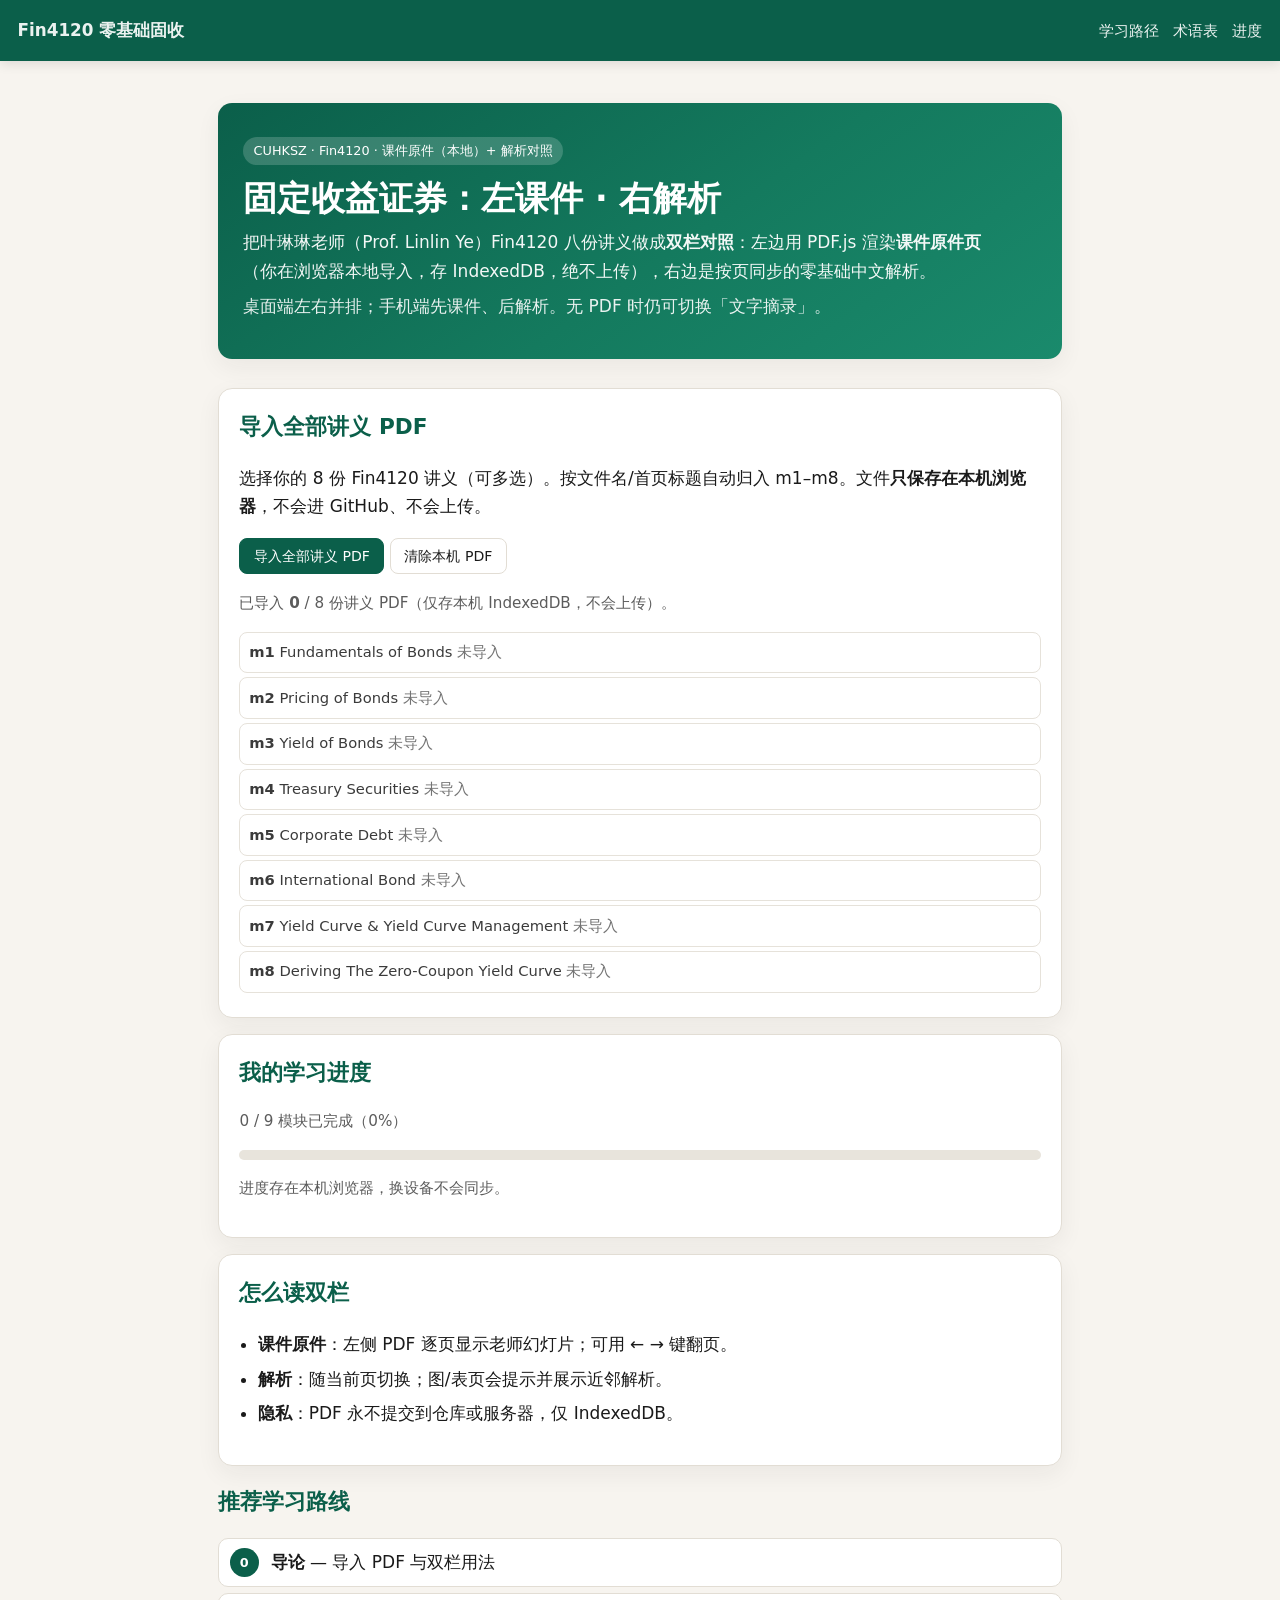
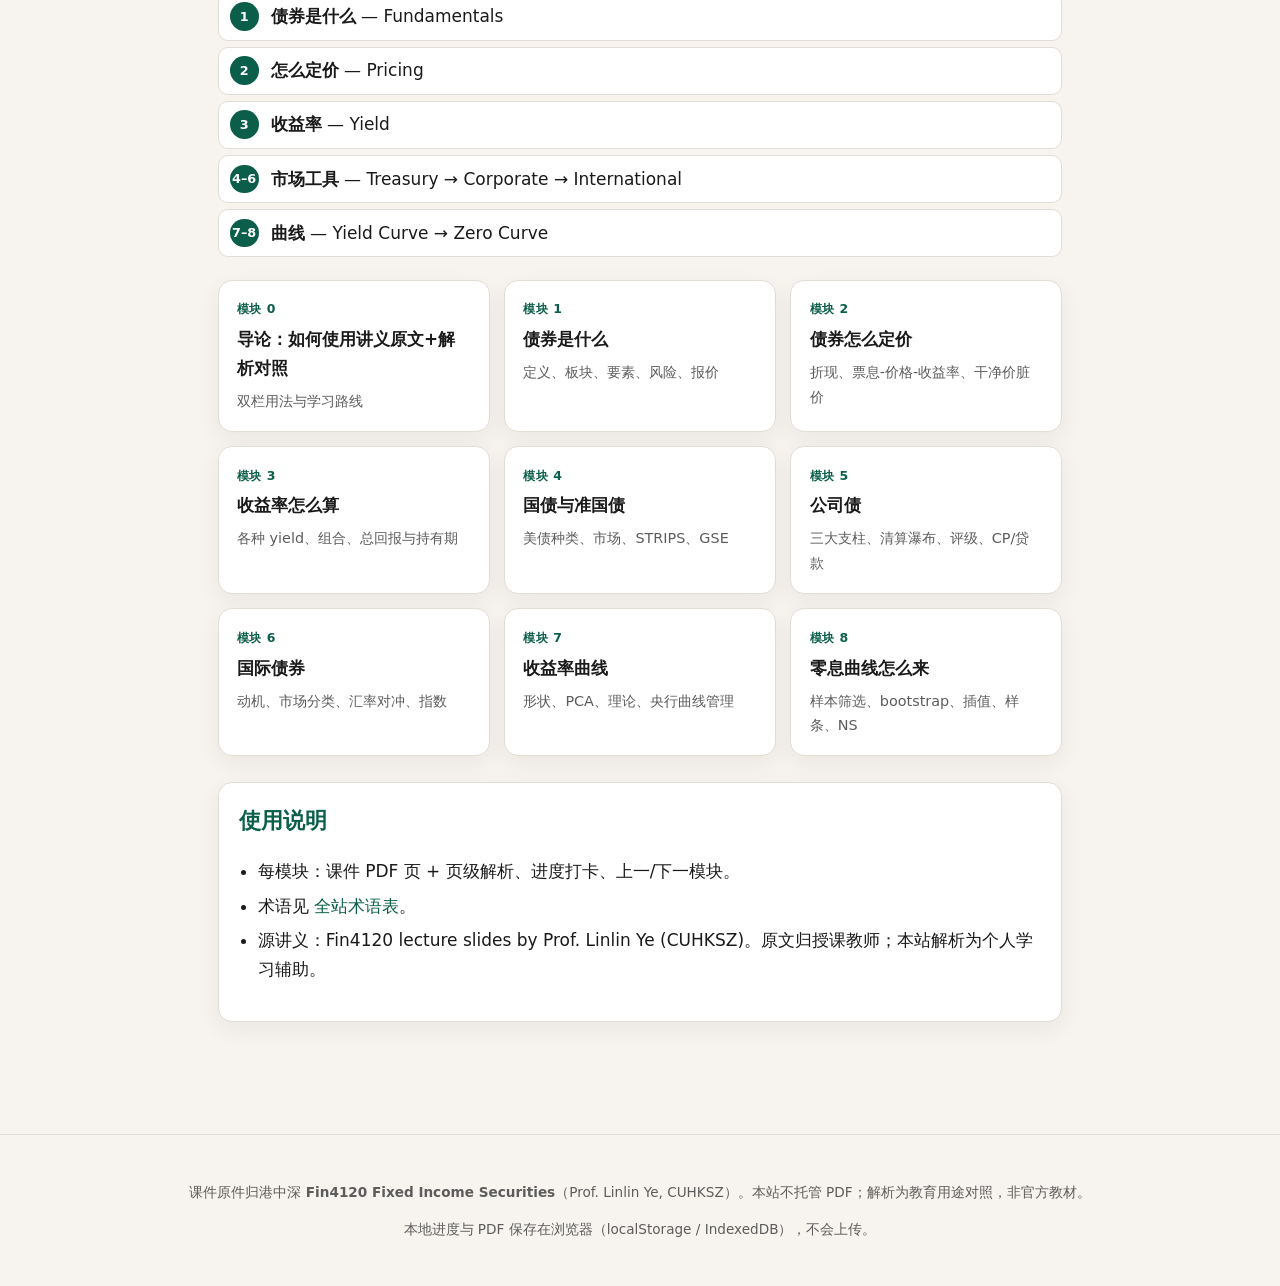
<file: index.html>
<!DOCTYPE html>
<html lang="zh-CN">
<head>
<meta charset="utf-8">
<meta name="viewport" content="width=device-width, initial-scale=1">
<title>学习路径 · Fin4120 零基础学习站</title>
<link rel="stylesheet" href="assets/style.css">
</head>
<body data-assets-base="assets">
<header class="site">
  <div class="inner">
    <a class="brand" href="index.html">Fin4120 零基础固收</a>
    <nav>
      <a href="index.html">学习路径</a>
      <a href="glossary.html">术语表</a>
      <a href="index.html#progress">进度</a>
    </nav>
  </div>
</header>

<div class="wrap">
  <section class="hero">
    <div class="badge">CUHKSZ · Fin4120 · 课件原件（本地）+ 解析对照</div>
    <h1>固定收益证券：左课件 · 右解析</h1>
    <p>把叶琳琳老师（Prof. Linlin Ye）Fin4120 八份讲义做成<strong>双栏对照</strong>：左边用 PDF.js 渲染<strong>课件原件页</strong>（你在浏览器本地导入，存 IndexedDB，绝不上传），右边是按页同步的零基础中文解析。</p>
    <p style="opacity:.9">桌面端左右并排；手机端先课件、后解析。无 PDF 时仍可切换「文字摘录」。</p>
  </section>

  <div class="card">
    <h2>导入全部讲义 PDF</h2>
    <p>选择你的 8 份 Fin4120 讲义（可多选）。按文件名/首页标题自动归入 m1–m8。文件<strong>只保存在本机浏览器</strong>，不会进 GitHub、不会上传。</p>
    <p>
      <button type="button" class="btn accent" data-import-pdfs>导入全部讲义 PDF</button>
      <button type="button" class="btn ghost" data-clear-pdfs>清除本机 PDF</button>
    </p>
    <p class="muted tiny" id="import-live"></p>
    <div id="import-status"><p class="muted">读取中…</p></div>
  </div>

  <div class="card">
    <h2 id="progress">我的学习进度</h2>
    <p class="muted" data-progress-text>0 / 9 模块已完成（0%）</p>
    <div class="progress-bar-wrap"><div class="progress-bar" data-progress-bar></div></div>
    <p class="muted">进度存在本机浏览器，换设备不会同步。</p>
  </div>

  <div class="card">
    <h2>怎么读双栏</h2>
    <ul class="clean">
      <li><strong>课件原件</strong>：左侧 PDF 逐页显示老师幻灯片；可用 ← → 键翻页。</li>
      <li><strong>解析</strong>：随当前页切换；图/表页会提示并展示近邻解析。</li>
      <li><strong>隐私</strong>：PDF 永不提交到仓库或服务器，仅 IndexedDB。</li>
    </ul>
  </div>

  <h2>推荐学习路线</h2>
  <div class="road">
    <div class="step"><span class="n">0</span><div><strong>导论</strong> — 导入 PDF 与双栏用法</div></div>
    <div class="step"><span class="n">1</span><div><strong>债券是什么</strong> — Fundamentals</div></div>
    <div class="step"><span class="n">2</span><div><strong>怎么定价</strong> — Pricing</div></div>
    <div class="step"><span class="n">3</span><div><strong>收益率</strong> — Yield</div></div>
    <div class="step"><span class="n">4–6</span><div><strong>市场工具</strong> — Treasury → Corporate → International</div></div>
    <div class="step"><span class="n">7–8</span><div><strong>曲线</strong> — Yield Curve → Zero Curve</div></div>
  </div>

  <div class="grid" style="margin-top:1.4rem">
<a class="mod-card" data-mod-card="m0" href="modules/m0.html">
  <div class="num">模块 0 <span data-done-mark="m0"></span></div>
  <h3>导论：如何使用讲义原文+解析对照</h3>
  <p>双栏用法与学习路线</p>
</a><a class="mod-card" data-mod-card="m1" href="modules/m1.html">
  <div class="num">模块 1 <span data-done-mark="m1"></span></div>
  <h3>债券是什么</h3>
  <p>定义、板块、要素、风险、报价</p>
</a><a class="mod-card" data-mod-card="m2" href="modules/m2.html">
  <div class="num">模块 2 <span data-done-mark="m2"></span></div>
  <h3>债券怎么定价</h3>
  <p>折现、票息-价格-收益率、干净价脏价</p>
</a><a class="mod-card" data-mod-card="m3" href="modules/m3.html">
  <div class="num">模块 3 <span data-done-mark="m3"></span></div>
  <h3>收益率怎么算</h3>
  <p>各种 yield、组合、总回报与持有期</p>
</a><a class="mod-card" data-mod-card="m4" href="modules/m4.html">
  <div class="num">模块 4 <span data-done-mark="m4"></span></div>
  <h3>国债与准国债</h3>
  <p>美债种类、市场、STRIPS、GSE</p>
</a><a class="mod-card" data-mod-card="m5" href="modules/m5.html">
  <div class="num">模块 5 <span data-done-mark="m5"></span></div>
  <h3>公司债</h3>
  <p>三大支柱、清算瀑布、评级、CP/贷款</p>
</a><a class="mod-card" data-mod-card="m6" href="modules/m6.html">
  <div class="num">模块 6 <span data-done-mark="m6"></span></div>
  <h3>国际债券</h3>
  <p>动机、市场分类、汇率对冲、指数</p>
</a><a class="mod-card" data-mod-card="m7" href="modules/m7.html">
  <div class="num">模块 7 <span data-done-mark="m7"></span></div>
  <h3>收益率曲线</h3>
  <p>形状、PCA、理论、央行曲线管理</p>
</a><a class="mod-card" data-mod-card="m8" href="modules/m8.html">
  <div class="num">模块 8 <span data-done-mark="m8"></span></div>
  <h3>零息曲线怎么来</h3>
  <p>样本筛选、bootstrap、插值、样条、NS</p>
</a>
  </div>

  <div class="card" style="margin-top:1.6rem">
    <h2>使用说明</h2>
    <ul class="clean">
      <li>每模块：课件 PDF 页 + 页级解析、进度打卡、上一/下一模块。</li>
      <li>术语见 <a href="glossary.html">全站术语表</a>。</li>
      <li>源讲义：Fin4120 lecture slides by Prof. Linlin Ye (CUHKSZ)。原文归授课教师；本站解析为个人学习辅助。</li>
    </ul>
  </div>
</div>

<footer class="site">
  <p>课件原件归港中深 <strong>Fin4120 Fixed Income Securities</strong>（Prof. Linlin Ye, CUHKSZ）。本站不托管 PDF；解析为教育用途对照，非官方教材。</p>
  <p>本地进度与 PDF 保存在浏览器（localStorage / IndexedDB），不会上传。</p>
</footer>
<script src="assets/app.js"></script>
<script src="assets/idb-slides.js"></script>
<script src="assets/pdf-viewer.js"></script>
</body>
</html>
</file>
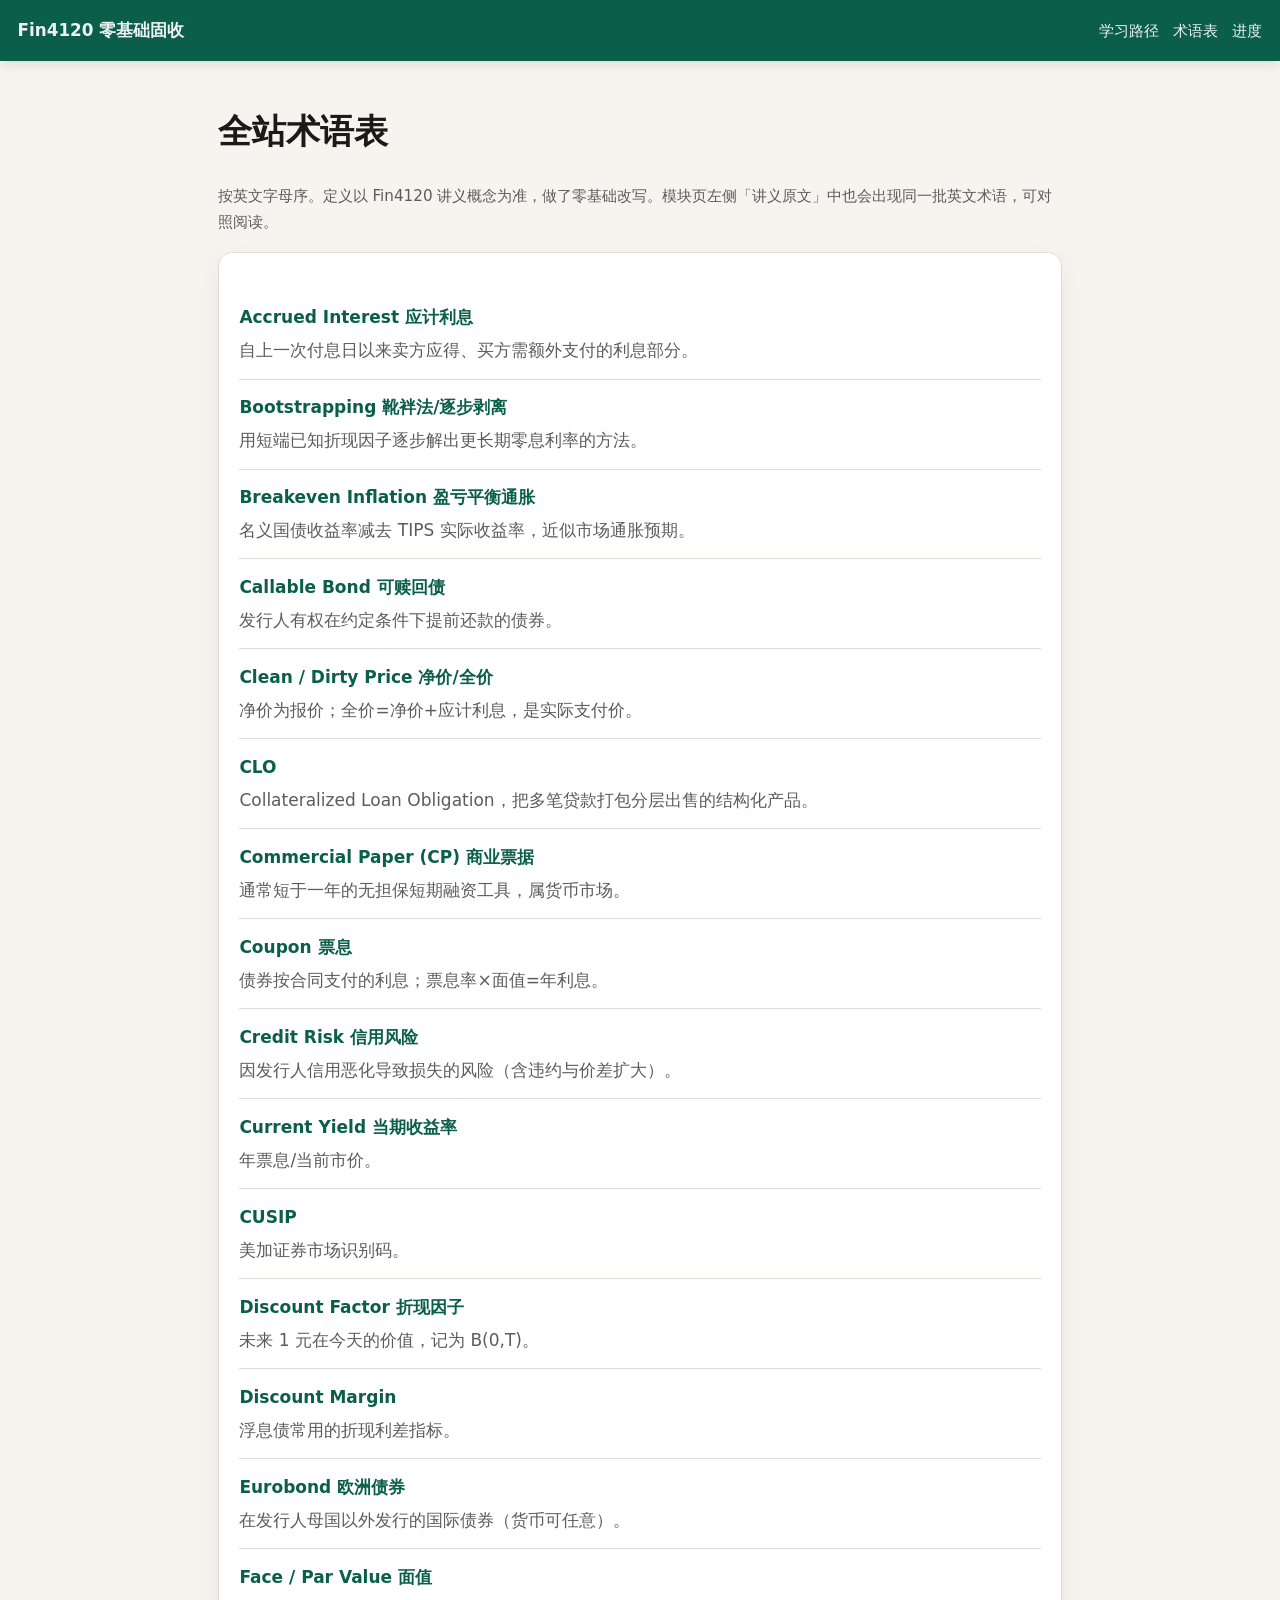
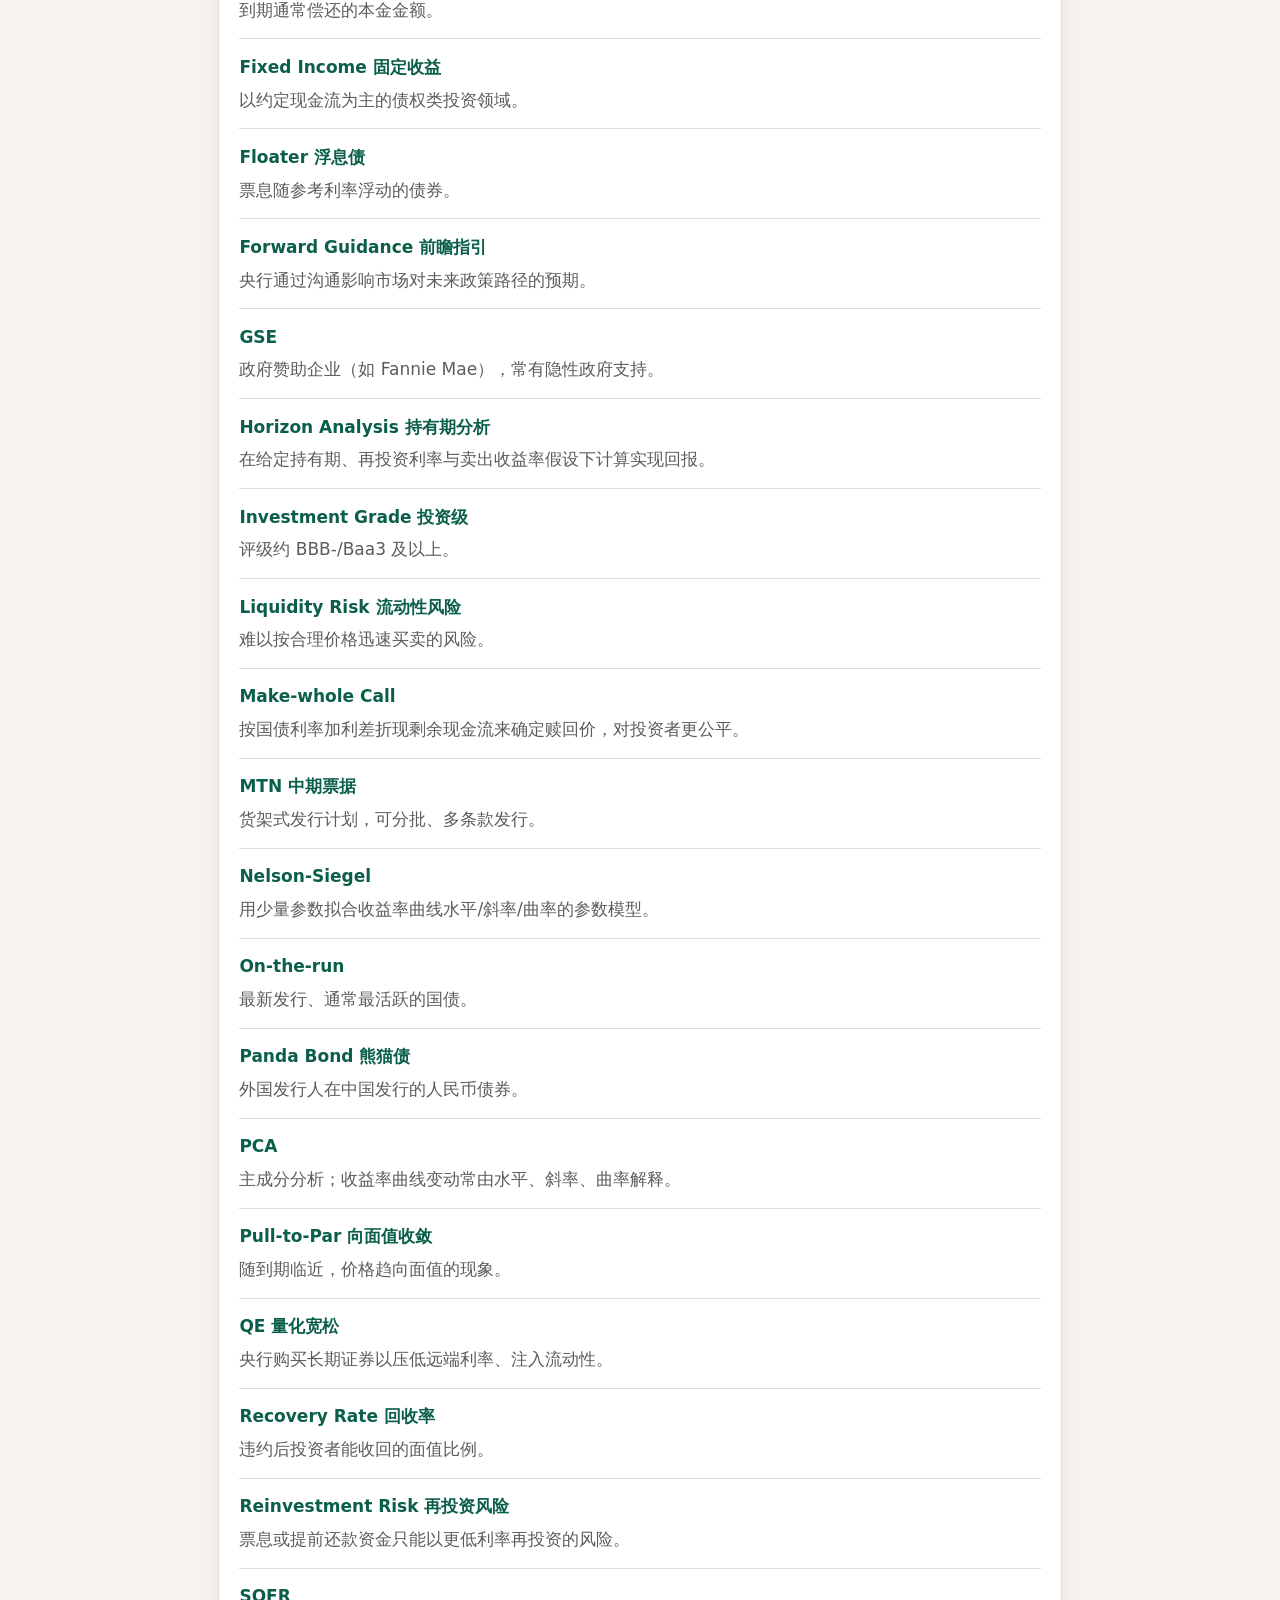
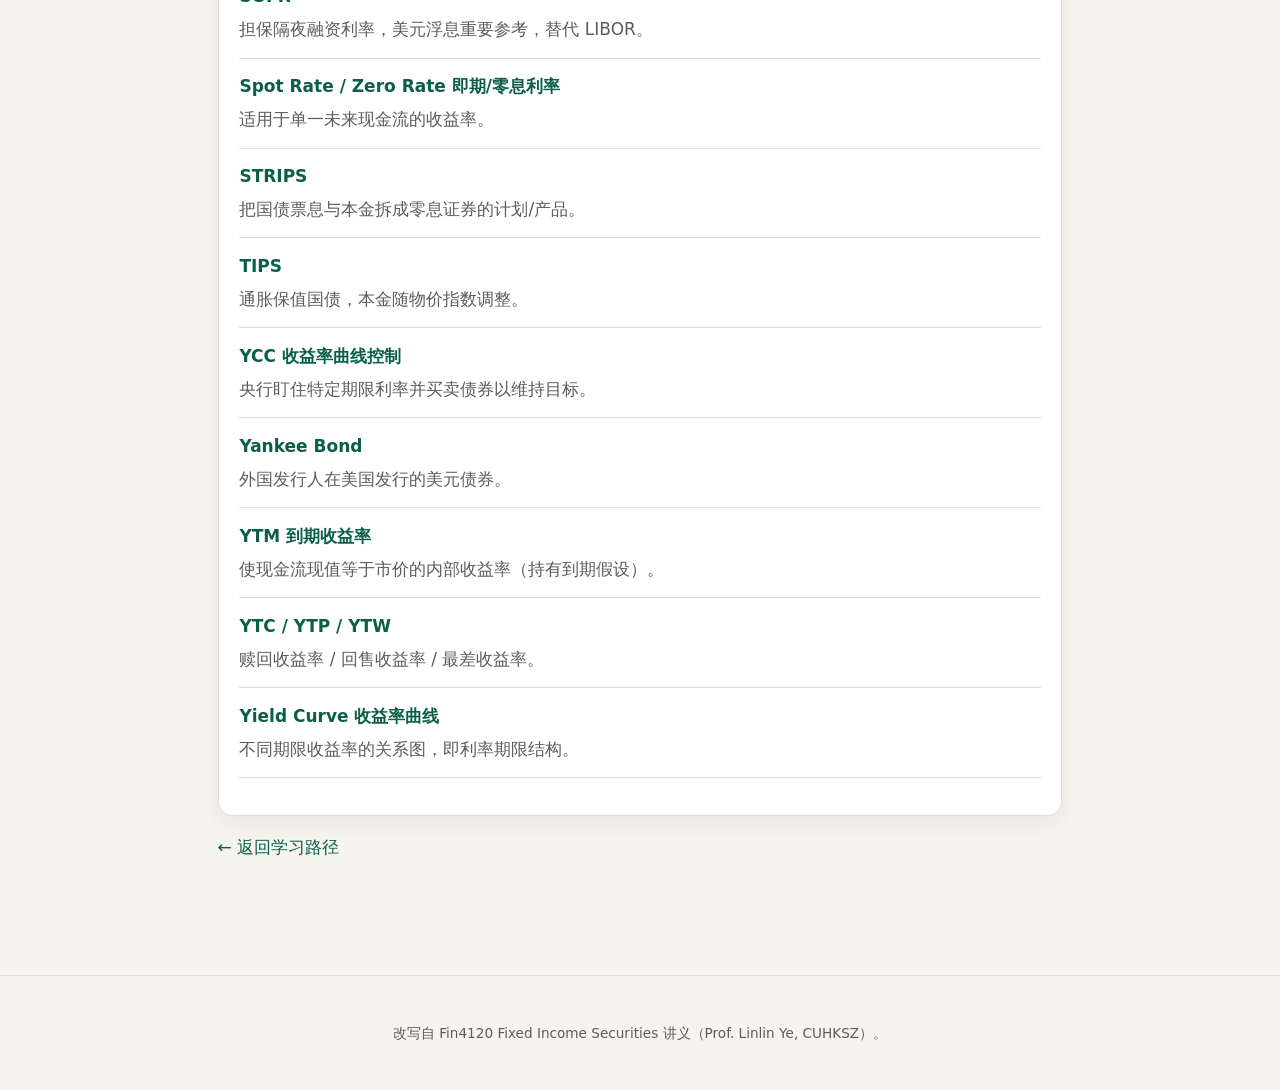
<file: glossary.html>
<!DOCTYPE html>
<html lang="zh-CN">
<head>
<meta charset="utf-8">
<meta name="viewport" content="width=device-width, initial-scale=1">
<title>术语表 · Fin4120 零基础学习站</title>
<link rel="stylesheet" href="assets/style.css">
</head>
<body>
<header class="site">
  <div class="inner">
    <a class="brand" href="index.html">Fin4120 零基础固收</a>
    <nav>
      <a href="index.html">学习路径</a>
      <a href="glossary.html">术语表</a>
      <a href="index.html#progress">进度</a>
    </nav>
  </div>
</header>
<div class="wrap">
  <h1>全站术语表</h1>
  <p class="muted">按英文字母序。定义以 Fin4120 讲义概念为准，做了零基础改写。模块页左侧「讲义原文」中也会出现同一批英文术语，可对照阅读。</p>
  <div class="card">
    <dl>
    <div class="glossary-item"><dt>Accrued Interest 应计利息</dt><dd>自上一次付息日以来卖方应得、买方需额外支付的利息部分。</dd></div>
<div class="glossary-item"><dt>Bootstrapping 靴袢法/逐步剥离</dt><dd>用短端已知折现因子逐步解出更长期零息利率的方法。</dd></div>
<div class="glossary-item"><dt>Breakeven Inflation 盈亏平衡通胀</dt><dd>名义国债收益率减去 TIPS 实际收益率，近似市场通胀预期。</dd></div>
<div class="glossary-item"><dt>Callable Bond 可赎回债</dt><dd>发行人有权在约定条件下提前还款的债券。</dd></div>
<div class="glossary-item"><dt>Clean / Dirty Price 净价/全价</dt><dd>净价为报价；全价=净价+应计利息，是实际支付价。</dd></div>
<div class="glossary-item"><dt>CLO</dt><dd>Collateralized Loan Obligation，把多笔贷款打包分层出售的结构化产品。</dd></div>
<div class="glossary-item"><dt>Commercial Paper (CP) 商业票据</dt><dd>通常短于一年的无担保短期融资工具，属货币市场。</dd></div>
<div class="glossary-item"><dt>Coupon 票息</dt><dd>债券按合同支付的利息；票息率×面值=年利息。</dd></div>
<div class="glossary-item"><dt>Credit Risk 信用风险</dt><dd>因发行人信用恶化导致损失的风险（含违约与价差扩大）。</dd></div>
<div class="glossary-item"><dt>Current Yield 当期收益率</dt><dd>年票息/当前市价。</dd></div>
<div class="glossary-item"><dt>CUSIP</dt><dd>美加证券市场识别码。</dd></div>
<div class="glossary-item"><dt>Discount Factor 折现因子</dt><dd>未来 1 元在今天的价值，记为 B(0,T)。</dd></div>
<div class="glossary-item"><dt>Discount Margin</dt><dd>浮息债常用的折现利差指标。</dd></div>
<div class="glossary-item"><dt>Eurobond 欧洲债券</dt><dd>在发行人母国以外发行的国际债券（货币可任意）。</dd></div>
<div class="glossary-item"><dt>Face / Par Value 面值</dt><dd>到期通常偿还的本金金额。</dd></div>
<div class="glossary-item"><dt>Fixed Income 固定收益</dt><dd>以约定现金流为主的债权类投资领域。</dd></div>
<div class="glossary-item"><dt>Floater 浮息债</dt><dd>票息随参考利率浮动的债券。</dd></div>
<div class="glossary-item"><dt>Forward Guidance 前瞻指引</dt><dd>央行通过沟通影响市场对未来政策路径的预期。</dd></div>
<div class="glossary-item"><dt>GSE</dt><dd>政府赞助企业（如 Fannie Mae），常有隐性政府支持。</dd></div>
<div class="glossary-item"><dt>Horizon Analysis 持有期分析</dt><dd>在给定持有期、再投资利率与卖出收益率假设下计算实现回报。</dd></div>
<div class="glossary-item"><dt>Investment Grade 投资级</dt><dd>评级约 BBB-/Baa3 及以上。</dd></div>
<div class="glossary-item"><dt>Liquidity Risk 流动性风险</dt><dd>难以按合理价格迅速买卖的风险。</dd></div>
<div class="glossary-item"><dt>Make-whole Call</dt><dd>按国债利率加利差折现剩余现金流来确定赎回价，对投资者更公平。</dd></div>
<div class="glossary-item"><dt>MTN 中期票据</dt><dd>货架式发行计划，可分批、多条款发行。</dd></div>
<div class="glossary-item"><dt>Nelson-Siegel</dt><dd>用少量参数拟合收益率曲线水平/斜率/曲率的参数模型。</dd></div>
<div class="glossary-item"><dt>On-the-run</dt><dd>最新发行、通常最活跃的国债。</dd></div>
<div class="glossary-item"><dt>Panda Bond 熊猫债</dt><dd>外国发行人在中国发行的人民币债券。</dd></div>
<div class="glossary-item"><dt>PCA</dt><dd>主成分分析；收益率曲线变动常由水平、斜率、曲率解释。</dd></div>
<div class="glossary-item"><dt>Pull-to-Par 向面值收敛</dt><dd>随到期临近，价格趋向面值的现象。</dd></div>
<div class="glossary-item"><dt>QE 量化宽松</dt><dd>央行购买长期证券以压低远端利率、注入流动性。</dd></div>
<div class="glossary-item"><dt>Recovery Rate 回收率</dt><dd>违约后投资者能收回的面值比例。</dd></div>
<div class="glossary-item"><dt>Reinvestment Risk 再投资风险</dt><dd>票息或提前还款资金只能以更低利率再投资的风险。</dd></div>
<div class="glossary-item"><dt>SOFR</dt><dd>担保隔夜融资利率，美元浮息重要参考，替代 LIBOR。</dd></div>
<div class="glossary-item"><dt>Spot Rate / Zero Rate 即期/零息利率</dt><dd>适用于单一未来现金流的收益率。</dd></div>
<div class="glossary-item"><dt>STRIPS</dt><dd>把国债票息与本金拆成零息证券的计划/产品。</dd></div>
<div class="glossary-item"><dt>TIPS</dt><dd>通胀保值国债，本金随物价指数调整。</dd></div>
<div class="glossary-item"><dt>YCC 收益率曲线控制</dt><dd>央行盯住特定期限利率并买卖债券以维持目标。</dd></div>
<div class="glossary-item"><dt>Yankee Bond</dt><dd>外国发行人在美国发行的美元债券。</dd></div>
<div class="glossary-item"><dt>YTM 到期收益率</dt><dd>使现金流现值等于市价的内部收益率（持有到期假设）。</dd></div>
<div class="glossary-item"><dt>YTC / YTP / YTW</dt><dd>赎回收益率 / 回售收益率 / 最差收益率。</dd></div>
<div class="glossary-item"><dt>Yield Curve 收益率曲线</dt><dd>不同期限收益率的关系图，即利率期限结构。</dd></div>
    </dl>
  </div>
  <p><a href="index.html">← 返回学习路径</a></p>
</div>
<footer class="site">
  <p>改写自 Fin4120 Fixed Income Securities 讲义（Prof. Linlin Ye, CUHKSZ）。</p>
</footer>
<script src="assets/app.js"></script>
</body>
</html>
</file>
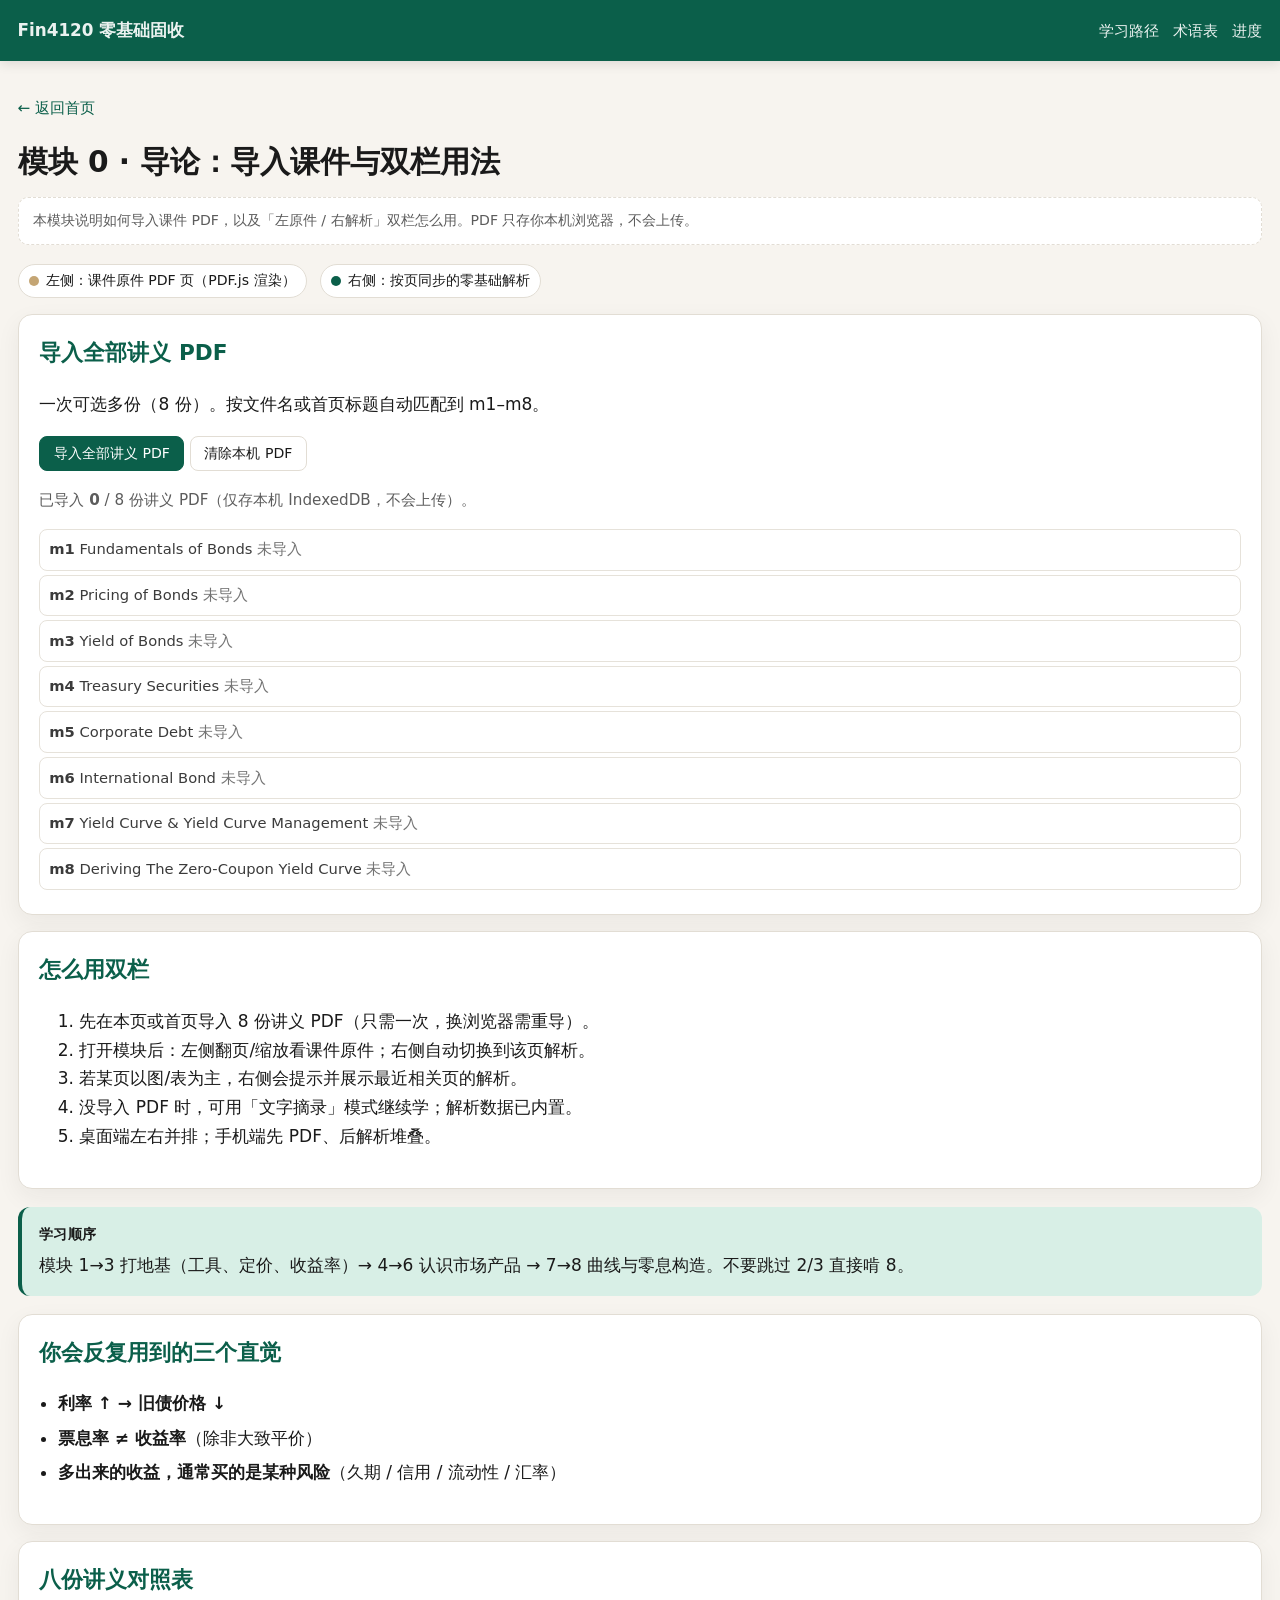
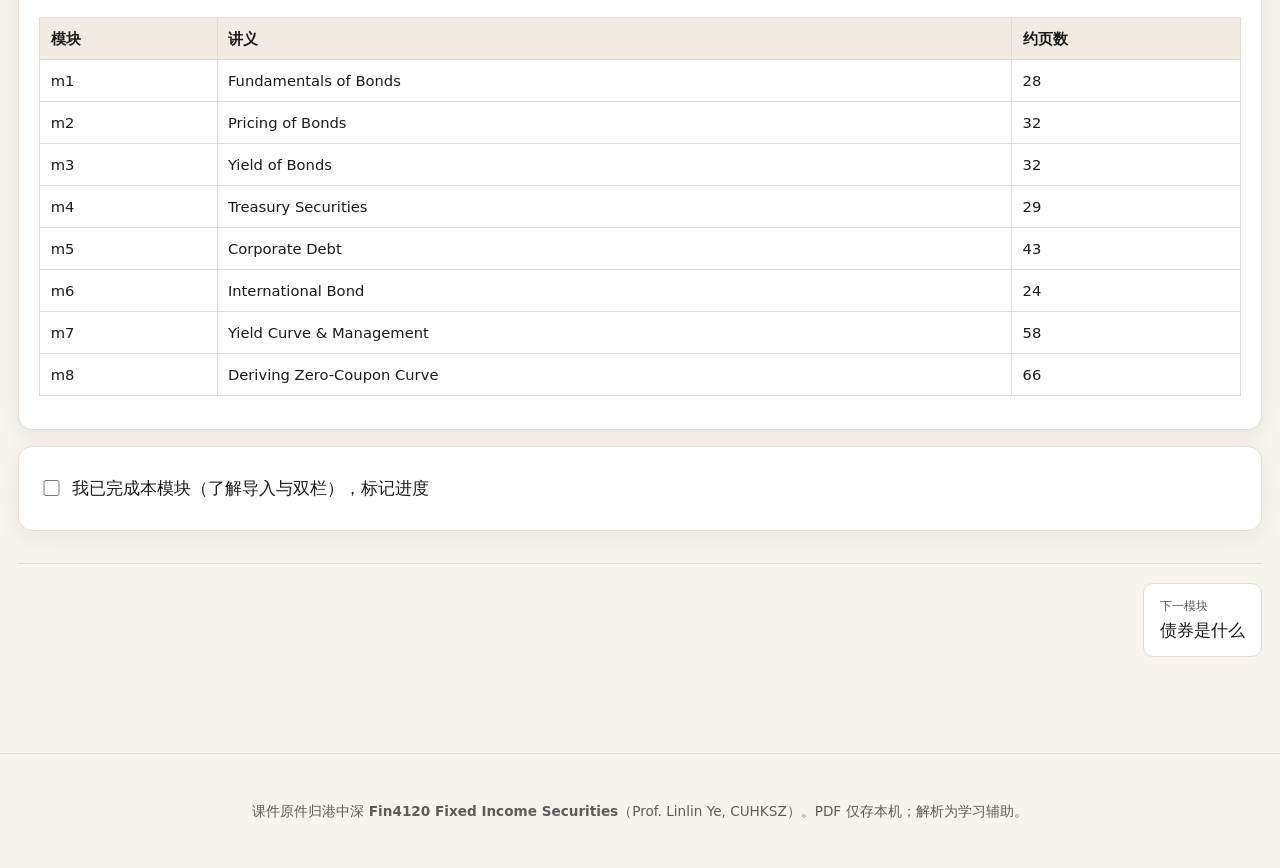
<file: modules/m0.html>
<!DOCTYPE html>
<html lang="zh-CN">
<head>
<meta charset="utf-8">
<meta name="viewport" content="width=device-width, initial-scale=1">
<title>模块 0 · 导论：导入课件与双栏用法 · Fin4120 零基础学习站</title>
<link rel="stylesheet" href="../assets/style.css">
</head>
<body data-module="m0" data-assets-base="../assets">
<header class="site">
  <div class="inner">
    <a class="brand" href="../index.html">Fin4120 零基础固收</a>
    <nav>
      <a href="../index.html">学习路径</a>
      <a href="../glossary.html">术语表</a>
      <a href="../index.html#progress">进度</a>
    </nav>
  </div>
</header>
<div class="wrap wide">
  <p class="muted"><a href="../index.html">← 返回首页</a></p>
  <h1 class="mod-title">模块 0 · 导论：导入课件与双栏用法</h1>
  
<div class="source-note">本模块说明如何导入课件 PDF，以及「左原件 / 右解析」双栏怎么用。PDF 只存你本机浏览器，不会上传。</div>
<div class="dual-legend">
  <span><i class="dot L"></i> 左侧：课件原件 PDF 页（PDF.js 渲染）</span>
  <span><i class="dot R"></i> 右侧：按页同步的零基础解析</span>
</div>

<div class="card">
  <h2>导入全部讲义 PDF</h2>
  <p>一次可选多份（8 份）。按文件名或首页标题自动匹配到 m1–m8。</p>
  <p>
    <button type="button" class="btn accent" data-import-pdfs>导入全部讲义 PDF</button>
    <button type="button" class="btn ghost" data-clear-pdfs>清除本机 PDF</button>
  </p>
  <p class="muted tiny" id="import-live"></p>
  <div id="import-status"><p class="muted">读取中…</p></div>
</div>

<div class="card">
  <h2>怎么用双栏</h2>
  <ol>
    <li>先在本页或首页导入 8 份讲义 PDF（只需一次，换浏览器需重导）。</li>
    <li>打开模块后：左侧翻页/缩放看课件原件；右侧自动切换到该页解析。</li>
    <li>若某页以图/表为主，右侧会提示并展示最近相关页的解析。</li>
    <li>没导入 PDF 时，可用「文字摘录」模式继续学；解析数据已内置。</li>
    <li>桌面端左右并排；手机端先 PDF、后解析堆叠。</li>
  </ol>
</div>

<div class="callout tip">
  <div class="label">学习顺序</div>
  模块 1→3 打地基（工具、定价、收益率）→ 4→6 认识市场产品 → 7→8 曲线与零息构造。不要跳过 2/3 直接啃 8。
</div>

<div class="card">
  <h2>你会反复用到的三个直觉</h2>
  <ul class="clean">
    <li><strong>利率 ↑ → 旧债价格 ↓</strong></li>
    <li><strong>票息率 ≠ 收益率</strong>（除非大致平价）</li>
    <li><strong>多出来的收益，通常买的是某种风险</strong>（久期 / 信用 / 流动性 / 汇率）</li>
  </ul>
</div>

<div class="card">
  <h2>八份讲义对照表</h2>
  <table class="simple">
    <tr><th>模块</th><th>讲义</th><th>约页数</th></tr>
    <tr><td>m1</td><td>Fundamentals of Bonds</td><td>28</td></tr>
    <tr><td>m2</td><td>Pricing of Bonds</td><td>32</td></tr>
    <tr><td>m3</td><td>Yield of Bonds</td><td>32</td></tr>
    <tr><td>m4</td><td>Treasury Securities</td><td>29</td></tr>
    <tr><td>m5</td><td>Corporate Debt</td><td>43</td></tr>
    <tr><td>m6</td><td>International Bond</td><td>24</td></tr>
    <tr><td>m7</td><td>Yield Curve &amp; Management</td><td>58</td></tr>
    <tr><td>m8</td><td>Deriving Zero-Coupon Curve</td><td>66</td></tr>
  </table>
</div>

  <div class="card checklist">
    <label>
      <input type="checkbox" data-module-check="m0">
      <span>我已完成本模块（了解导入与双栏），标记进度</span>
    </label>
  </div>
  <div class="nav-mod"><span></span><a href="m1.html"><span class="dir">下一模块</span>债券是什么</a></div>
</div>
<footer class="site">
  <p>课件原件归港中深 <strong>Fin4120 Fixed Income Securities</strong>（Prof. Linlin Ye, CUHKSZ）。PDF 仅存本机；解析为学习辅助。</p>
</footer>
<script src="../assets/app.js"></script>
<script src="../assets/idb-slides.js"></script>
<script src="../assets/pdf-viewer.js"></script>
</body>
</html>
</file>
<file: assets/style.css>
:root {
  --bg: #f7f4ef;
  --card: #ffffff;
  --ink: #1a1a1a;
  --muted: #5c5c5c;
  --accent: #0b5f4a;
  --accent-soft: #d8efe6;
  --warn: #8a4b00;
  --warn-bg: #fff3e0;
  --tip: #1a3a6b;
  --tip-bg: #e8f0ff;
  --lecture-bg: #fbfaf7;
  --lecture-border: #d9d2c4;
  --explain-bg: #f3faf7;
  --explain-border: #b7d9cc;
  --border: #e2ddd4;
  --radius: 14px;
  --shadow: 0 8px 24px rgba(26,26,26,.06);
  --max: 880px;
  --wide: 1280px;
  --font: system-ui, -apple-system, "Segoe UI", "PingFang SC", "Hiragino Sans GB", "Microsoft YaHei", sans-serif;
  --mono: ui-monospace, "SF Mono", Menlo, Consolas, monospace;
}
* { box-sizing: border-box; }
html { scroll-behavior: smooth; }
body {
  margin: 0;
  font-family: var(--font);
  color: var(--ink);
  background: var(--bg);
  line-height: 1.7;
  font-size: 17px;
}
a { color: var(--accent); text-decoration: none; }
a:hover { text-decoration: underline; }
.wrap { max-width: var(--max); margin: 0 auto; padding: 1.25rem 1.1rem 4rem; }
.wrap.wide { max-width: var(--wide); }
header.site {
  background: var(--accent);
  color: #fff;
  padding: 1rem 0;
  position: sticky; top: 0; z-index: 20;
  box-shadow: 0 2px 12px rgba(0,0,0,.12);
}
header.site .inner {
  max-width: var(--wide); margin: 0 auto; padding: 0 1.1rem;
  display: flex; align-items: center; gap: 1rem; flex-wrap: wrap;
}
header.site a { color: #fff; opacity: .92; }
header.site a:hover { opacity: 1; }
header.site .brand { font-weight: 700; font-size: 1.05rem; margin-right: auto; }
header.site nav { display: flex; gap: .9rem; flex-wrap: wrap; font-size: .92rem; }
.hero {
  background: linear-gradient(145deg, #0b5f4a 0%, #147a5e 55%, #1a8a6c 100%);
  color: #fff; border-radius: var(--radius); padding: 2rem 1.6rem; margin: 1.4rem 0 1.8rem;
  box-shadow: var(--shadow);
}
.hero h1 { margin: 0 0 .5rem; font-size: clamp(1.5rem, 4vw, 2.1rem); line-height: 1.25; }
.hero p { margin: .4rem 0; opacity: .95; max-width: 48rem; }
.badge {
  display: inline-block; background: rgba(255,255,255,.18);
  padding: .2rem .65rem; border-radius: 999px; font-size: .8rem; margin-bottom: .8rem;
}
.card {
  background: var(--card); border: 1px solid var(--border);
  border-radius: var(--radius); padding: 1.25rem 1.3rem; margin: 1rem 0;
  box-shadow: var(--shadow);
}
.card h2, .card h3 { margin-top: 0; }
h1.mod-title { font-size: clamp(1.35rem, 3vw, 1.85rem); margin: .2rem 0 0.6rem; color: var(--ink); }
h2 { font-size: 1.35rem; color: var(--accent); }
h3 { font-size: 1.12rem; }
.muted { color: var(--muted); font-size: .95rem; }
.source-note {
  font-size: .88rem; color: var(--muted); background: #fff;
  border: 1px dashed var(--border); border-radius: 10px;
  padding: .7rem .9rem; margin: .6rem 0 1.2rem;
}
.grid {
  display: grid; gap: .9rem;
  grid-template-columns: repeat(auto-fill, minmax(240px, 1fr));
}
.mod-card {
  display: block; background: var(--card); border: 1px solid var(--border);
  border-radius: var(--radius); padding: 1.1rem 1.15rem; color: inherit;
  transition: transform .15s, box-shadow .15s; box-shadow: var(--shadow);
}
.mod-card:hover { transform: translateY(-2px); box-shadow: 0 12px 28px rgba(26,26,26,.1); text-decoration: none; }
.mod-card .num {
  font-size: .78rem; font-weight: 700; letter-spacing: .04em;
  color: var(--accent); text-transform: uppercase;
}
.mod-card h3 { margin: .35rem 0 .4rem; font-size: 1.05rem; }
.mod-card p { margin: 0; color: var(--muted); font-size: .9rem; }
.mod-card.done { border-color: var(--accent); background: #f3fbf7; }
.callout {
  border-radius: 12px; padding: 1rem 1.1rem; margin: 1.1rem 0;
  border-left: 4px solid;
}
.callout.analogy { background: var(--tip-bg); border-color: var(--tip); }
.callout.warn { background: var(--warn-bg); border-color: var(--warn); }
.callout.tip { background: var(--accent-soft); border-color: var(--accent); }
.callout .label { font-weight: 700; font-size: .85rem; margin-bottom: .35rem; letter-spacing: .02em; }
.example {
  background: #faf8f4; border: 1px dashed #cfc7b8; border-radius: 12px;
  padding: 1rem 1.1rem; margin: 1rem 0; font-size: .96rem;
}
.example .tag {
  display: inline-block; background: #efe8da; color: #5a4a2e;
  font-size: .75rem; font-weight: 700; padding: .15rem .5rem; border-radius: 6px; margin-bottom: .5rem;
}
.formula {
  font-family: var(--mono); background: #1e2a28; color: #e8f5f0;
  padding: .85rem 1rem; border-radius: 10px; overflow-x: auto; font-size: .9rem;
  margin: .8rem 0;
}
.quiz { margin: 1.2rem 0; }
.q {
  background: var(--card); border: 1px solid var(--border); border-radius: 12px;
  padding: .95rem 1.05rem; margin: .7rem 0;
}
.q .qtext { font-weight: 600; margin-bottom: .55rem; }
.q button {
  background: var(--accent); color: #fff; border: 0; border-radius: 8px;
  padding: .4rem .85rem; cursor: pointer; font-size: .88rem;
}
.q button:hover { filter: brightness(1.08); }
.q .ans {
  display: none; margin-top: .7rem; padding: .7rem .85rem;
  background: var(--accent-soft); border-radius: 8px; font-size: .94rem;
}
.q.open .ans { display: block; }
.progress-bar-wrap {
  background: #e8e4dc; border-radius: 999px; height: 10px; overflow: hidden; margin: .6rem 0 1rem;
}
.progress-bar { height: 100%; background: var(--accent); width: 0%; transition: width .3s; }
.checklist label {
  display: flex; align-items: flex-start; gap: .55rem;
  padding: .45rem 0; cursor: pointer;
}
.checklist input { margin-top: .35rem; width: 1.05rem; height: 1.05rem; accent-color: var(--accent); }
.nav-mod {
  display: flex; justify-content: space-between; gap: 1rem; flex-wrap: wrap;
  margin-top: 2rem; padding-top: 1.2rem; border-top: 1px solid var(--border);
}
.nav-mod a {
  background: var(--card); border: 1px solid var(--border); border-radius: 10px;
  padding: .7rem 1rem; color: var(--ink); max-width: 46%;
}
.nav-mod a:hover { border-color: var(--accent); text-decoration: none; }
.nav-mod .dir { font-size: .75rem; color: var(--muted); display: block; }
.term { border-bottom: 1.5px dotted var(--accent); cursor: help; }
.glossary-item {
  border-bottom: 1px solid var(--border); padding: .85rem 0;
}
.glossary-item dt { font-weight: 700; color: var(--accent); }
.glossary-item dd { margin: .25rem 0 0; color: var(--muted); }
.toc { columns: 2; gap: 1.5rem; }
footer.site {
  text-align: center; color: var(--muted); font-size: .85rem;
  padding: 2rem 1rem; border-top: 1px solid var(--border); margin-top: 2rem;
}
.road {
  display: flex; flex-direction: column; gap: .35rem; margin: 1rem 0;
}
.road .step {
  display: flex; gap: .75rem; align-items: flex-start;
  padding: .55rem .7rem; border-radius: 10px; background: #fff;
  border: 1px solid var(--border);
}
.road .step .n {
  flex: 0 0 1.8rem; height: 1.8rem; border-radius: 50%;
  background: var(--accent); color: #fff; display: grid; place-items: center;
  font-size: .8rem; font-weight: 700;
}
ul.clean { padding-left: 1.15rem; }
ul.clean li { margin: .35rem 0; }
table.simple {
  width: 100%; border-collapse: collapse; font-size: .92rem; margin: .8rem 0;
}
table.simple th, table.simple td {
  border: 1px solid var(--border); padding: .5rem .65rem; text-align: left; vertical-align: top;
}
table.simple th { background: #f0ebe3; }
.done-mark { color: var(--accent); font-weight: 700; }

/* Dual pane */
.dual-legend {
  display: flex; gap: .8rem; flex-wrap: wrap; margin: .4rem 0 1rem; font-size: .88rem;
}
.dual-legend span {
  display: inline-flex; align-items: center; gap: .4rem;
  padding: .25rem .65rem; border-radius: 999px; border: 1px solid var(--border); background: #fff;
}
.dual-legend .dot { width: .65rem; height: .65rem; border-radius: 50%; display: inline-block; }
.dual-legend .dot.L { background: #c4a574; }
.dual-legend .dot.R { background: var(--accent); }

.dual-block {
  display: grid;
  grid-template-columns: 1fr 1fr;
  gap: 1rem;
  margin: 1.1rem 0 1.6rem;
  align-items: stretch;
}
.pane {
  border-radius: var(--radius);
  border: 1px solid var(--border);
  box-shadow: var(--shadow);
  display: flex; flex-direction: column;
  min-height: 0;
  max-height: calc(100vh - 7.5rem);
  overflow: hidden;
}
.pane .pane-label {
  flex: 0 0 auto;
  font-size: .78rem; font-weight: 700; letter-spacing: .04em;
  padding: .55rem .9rem;
  border-bottom: 1px solid var(--border);
  text-transform: none;
}
.pane .pane-body {
  flex: 1 1 auto;
  overflow: auto;
  padding: 1rem 1.05rem 1.2rem;
  -webkit-overflow-scrolling: touch;
}
.pane.lecture { background: var(--lecture-bg); border-color: var(--lecture-border); }
.pane.lecture .pane-label { background: #f0e9dc; color: #6a542e; }
.pane.explain { background: var(--explain-bg); border-color: var(--explain-border); }
.pane.explain .pane-label { background: var(--accent-soft); color: var(--accent); }

.lecture-title {
  margin: 0 0 .65rem; font-size: 1.05rem; color: #3d3424; line-height: 1.35;
}
.lecture-text {
  white-space: pre-wrap;
  word-break: break-word;
  font-family: var(--font);
  font-size: .92rem;
  line-height: 1.65;
  color: #2a2a2a;
  margin: 0;
}
.explain-body p { margin: 0 0 .7rem; }
.explain-body p:last-child { margin-bottom: 0; }
.explain-body .kf {
  background: #1e2a28; color: #e8f5f0; font-family: var(--mono);
  padding: .65rem .8rem; border-radius: 8px; font-size: .86rem;
  overflow-x: auto; margin: .55rem 0 .8rem;
}
.explain-body .trap {
  background: var(--warn-bg); border-left: 3px solid var(--warn);
  padding: .55rem .75rem; border-radius: 0 8px 8px 0; font-size: .9rem; margin: .6rem 0;
}
.section-anchor {
  scroll-margin-top: 5rem;
  font-size: .8rem; color: var(--muted); margin: 1.4rem 0 .2rem;
  font-weight: 600; letter-spacing: .03em;
}
.toc-dual {
  columns: 2; gap: 1.2rem; font-size: .92rem;
}
.toc-dual a { display: block; padding: .15rem 0; }

@media (max-width: 900px) {
  .dual-block {
    grid-template-columns: 1fr;
    gap: .55rem;
  }
  .pane { max-height: none; overflow: visible; }
  .pane .pane-body { overflow: visible; }
  .toc-dual { columns: 1; }
  .nav-mod a { max-width: 100%; }
  body { font-size: 16px; }
}
@media (max-width: 640px) {
  .toc { columns: 1; }
}

/* —— PDF dual-pane viewer —— */
.btn {
  appearance: none; border: 1px solid var(--border); background: #fff;
  color: var(--ink); border-radius: 8px; padding: .45rem .85rem;
  font-size: .88rem; cursor: pointer; font-family: inherit;
}
.btn:hover { border-color: var(--accent); }
.btn:disabled { opacity: .45; cursor: not-allowed; }
.btn.accent { background: var(--accent); color: #fff; border-color: var(--accent); }
.btn.accent:hover { filter: brightness(1.08); }
.btn.ghost { background: transparent; }
.tiny { font-size: .82rem; margin: .35rem 0 0; }

.pdf-toolbar { padding: .85rem 1rem; margin: .6rem 0 1rem; }
.pdf-toolbar-row {
  display: flex; flex-wrap: wrap; gap: .45rem; align-items: center;
}
.page-indicator { font-size: .92rem; min-width: 5.5rem; text-align: center; }
.toolbar-sep {
  width: 1px; height: 1.4rem; background: var(--border); margin: 0 .25rem;
}

.pdf-dual {
  display: grid;
  grid-template-columns: 1fr 1fr;
  gap: 1rem;
  align-items: stretch;
  margin: 0 0 1.2rem;
}
.pdf-dual .pane {
  max-height: calc(100vh - 11rem);
}
.pdf-body {
  display: flex; flex-direction: column; align-items: stretch;
  background: #ece8e1;
  padding: .6rem !important;
}
.pdf-canvas-wrap {
  flex: 1 1 auto; overflow: auto; text-align: center;
  -webkit-overflow-scrolling: touch;
}
.pdf-canvas-wrap canvas {
  max-width: 100%; height: auto;
  box-shadow: 0 4px 18px rgba(0,0,0,.12);
  background: #fff;
}
.pdf-cta {
  background: #fff; border: 1px dashed var(--lecture-border);
  border-radius: 12px; padding: 1.4rem 1.2rem; margin: .4rem;
  text-align: center;
}
.text-fallback {
  background: var(--lecture-bg); border-radius: 10px;
  padding: .8rem 1rem; overflow: auto; flex: 1;
}
.note-page-label {
  font-size: .8rem; font-weight: 700; color: var(--accent);
  letter-spacing: .03em; margin: 0 0 .75rem;
}
.note-fallback-banner {
  background: var(--warn-bg); border-left: 3px solid var(--warn);
  padding: .55rem .75rem; border-radius: 0 8px 8px 0;
  font-size: .9rem; margin: 0 0 .85rem;
}
.import-status-list { list-style: none; padding: 0; margin: .5rem 0 0; }
.import-status-list li {
  padding: .4rem .55rem; border-radius: 8px; margin: .25rem 0;
  border: 1px solid var(--border); background: #fff; font-size: .92rem;
}
.import-status-list li.ok { border-color: var(--explain-border); background: var(--explain-bg); }
.import-status-list li.miss { opacity: .85; }
.viewer-wrap { padding-bottom: 2rem; }

@media (max-width: 900px) {
  .pdf-dual { grid-template-columns: 1fr; }
  .pdf-dual .pane { max-height: none; }
  .pdf-body { max-height: 70vh; }
  .toolbar-sep { display: none; }
}


.import-fail-list { margin: .6rem 0 0; padding-left: 1.1rem; }
.import-fail-list li { margin: .35rem 0; }
.btn.small { font-size: .85rem; padding: .2rem .55rem; margin-left: .35rem; }
</file>
